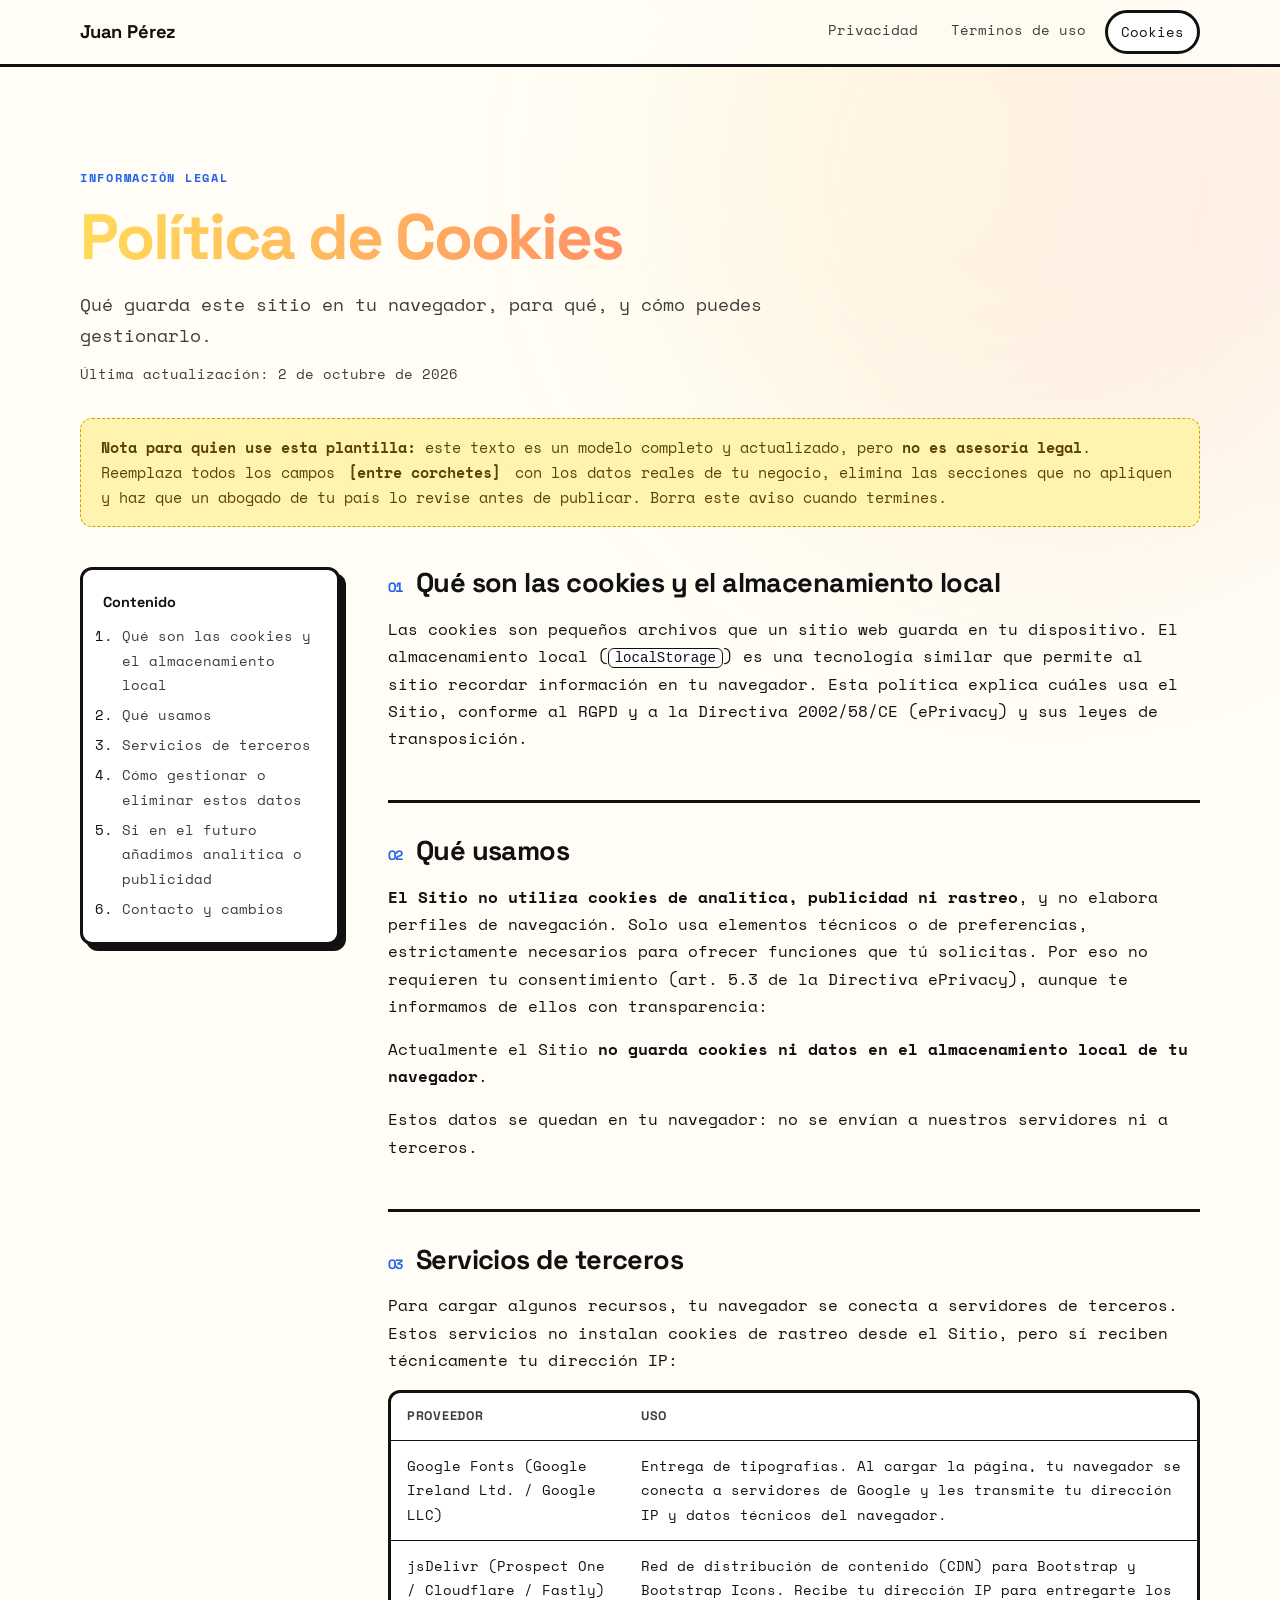
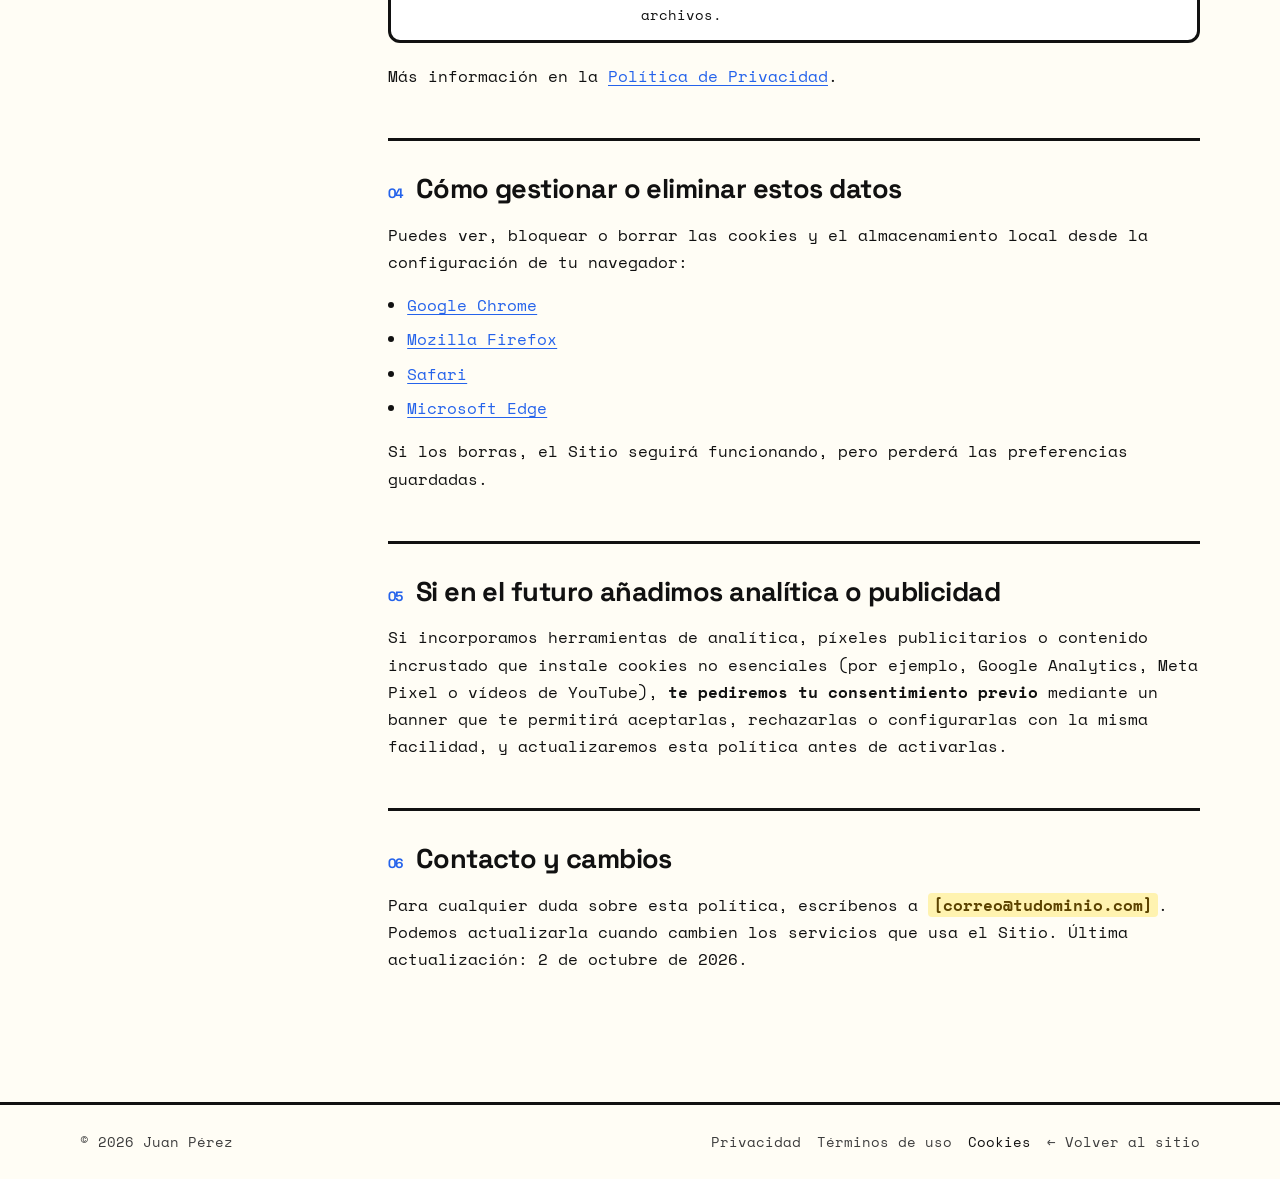
<file: cookies.html>
<!doctype html>
<html lang="es">
<head>
  <meta charset="utf-8">
  <meta name="viewport" content="width=device-width, initial-scale=1">
  <title>Política de Cookies · Juan Pérez</title>
  <meta name="description" content="Qué guarda este sitio en tu navegador, para qué, y cómo puedes gestionarlo.">
  <meta name="robots" content="index, follow">
  <link rel="icon" href="favicon.svg" type="image/svg+xml">
  <link rel="preconnect" href="https://fonts.googleapis.com"><link rel="preconnect" href="https://fonts.gstatic.com" crossorigin>
  <link href="https://fonts.googleapis.com/css2?family=Space+Grotesk:wght@500;700&family=Space+Mono:wght@400;700&display=swap" rel="stylesheet">
  <link href="legal.css" rel="stylesheet">
</head>
<body class="legal-page">
  <a class="skip" href="#main">Saltar al contenido</a>
  <header class="lg-top">
    <div class="lg-wrap lg-top-inner">
      <a class="lg-brand" href="index.html">Juan Pérez</a>
      <nav class="lg-nav" aria-label="Páginas legales"><a href="privacidad.html">Privacidad</a><a href="terminos.html">Términos de uso</a><a href="cookies.html" aria-current="page">Cookies</a></nav>
    </div>
  </header>
  <main id="main" class="lg-wrap">
    <div class="lg-hero">
      <p class="lg-kicker">Información legal</p>
      <h1>Política de Cookies</h1>
      <p class="lg-lead">Qué guarda este sitio en tu navegador, para qué, y cómo puedes gestionarlo.</p>
      <p class="lg-date">Última actualización: 2 de octubre de 2026</p>
    </div>
    <aside class="lg-note" role="note"><strong>Nota para quien use esta plantilla:</strong> este texto es un modelo completo y actualizado, pero <strong>no es asesoría legal</strong>. Reemplaza todos los campos <mark class="ph">[entre corchetes]</mark> con los datos reales de tu negocio, elimina las secciones que no apliquen y haz que un abogado de tu país lo revise antes de publicar. Borra este aviso cuando termines.</aside>
    <div class="lg-grid">
      <nav class="lg-toc" aria-label="Contenido"><p>Contenido</p><ol><li><a href="#s1">Qué son las cookies y el almacenamiento local</a></li><li><a href="#s2">Qué usamos</a></li><li><a href="#s3">Servicios de terceros</a></li><li><a href="#s4">Cómo gestionar o eliminar estos datos</a></li><li><a href="#s5">Si en el futuro añadimos analítica o publicidad</a></li><li><a href="#s6">Contacto y cambios</a></li></ol></nav>
      <article class="lg-body">
<section id="s1"><h2><span class="num">01</span>Qué son las cookies y el almacenamiento local</h2>
<p>Las cookies son pequeños archivos que un sitio web guarda en tu dispositivo. El almacenamiento local (<code>localStorage</code>) es una tecnología similar que permite al sitio recordar información en tu navegador. Esta política explica cuáles usa el Sitio, conforme al RGPD y a la Directiva 2002/58/CE (ePrivacy) y sus leyes de transposición.</p>
</section>
<section id="s2"><h2><span class="num">02</span>Qué usamos</h2>
<p><strong>El Sitio no utiliza cookies de analítica, publicidad ni rastreo</strong>, y no elabora perfiles de navegación. Solo usa elementos técnicos o de preferencias, estrictamente necesarios para ofrecer funciones que tú solicitas. Por eso no requieren tu consentimiento (art. 5.3 de la Directiva ePrivacy), aunque te informamos de ellos con transparencia:</p>
<p>Actualmente el Sitio <strong>no guarda cookies ni datos en el almacenamiento local de tu navegador</strong>.</p>
<p>Estos datos se quedan en tu navegador: no se envían a nuestros servidores ni a terceros.</p>
</section>
<section id="s3"><h2><span class="num">03</span>Servicios de terceros</h2>
<p>Para cargar algunos recursos, tu navegador se conecta a servidores de terceros. Estos servicios no instalan cookies de rastreo desde el Sitio, pero sí reciben técnicamente tu dirección IP:</p>
<div class="tbl"><table><thead><tr><th scope="col">Proveedor</th><th scope="col">Uso</th></tr></thead><tbody><tr><td>Google Fonts (Google Ireland Ltd. / Google LLC)</td><td>Entrega de tipografías. Al cargar la página, tu navegador se conecta a servidores de Google y les transmite tu dirección IP y datos técnicos del navegador.</td></tr><tr><td>jsDelivr (Prospect One / Cloudflare / Fastly)</td><td>Red de distribución de contenido (CDN) para Bootstrap y Bootstrap Icons. Recibe tu dirección IP para entregarte los archivos.</td></tr></tbody></table></div>
<p>Más información en la <a href="privacidad.html">Política de Privacidad</a>.</p>
</section>
<section id="s4"><h2><span class="num">04</span>Cómo gestionar o eliminar estos datos</h2>
<p>Puedes ver, bloquear o borrar las cookies y el almacenamiento local desde la configuración de tu navegador:</p>
<ul><li><a href="https://support.google.com/chrome/answer/95647" target="_blank" rel="noopener noreferrer">Google Chrome</a></li><li><a href="https://support.mozilla.org/kb/clear-cookies-and-site-data-firefox" target="_blank" rel="noopener noreferrer">Mozilla Firefox</a></li><li><a href="https://support.apple.com/guide/safari/manage-cookies-sfri11471/mac" target="_blank" rel="noopener noreferrer">Safari</a></li><li><a href="https://support.microsoft.com/microsoft-edge/delete-cookies-in-microsoft-edge-63947406-40ac-c3b8-57b9-2a946a29ae09" target="_blank" rel="noopener noreferrer">Microsoft Edge</a></li></ul>
<p>Si los borras, el Sitio seguirá funcionando, pero perderá las preferencias guardadas.</p>
</section>
<section id="s5"><h2><span class="num">05</span>Si en el futuro añadimos analítica o publicidad</h2>
<p>Si incorporamos herramientas de analítica, píxeles publicitarios o contenido incrustado que instale cookies no esenciales (por ejemplo, Google Analytics, Meta Pixel o vídeos de YouTube), <strong>te pediremos tu consentimiento previo</strong> mediante un banner que te permitirá aceptarlas, rechazarlas o configurarlas con la misma facilidad, y actualizaremos esta política antes de activarlas.</p>
</section>
<section id="s6"><h2><span class="num">06</span>Contacto y cambios</h2>
<p>Para cualquier duda sobre esta política, escríbenos a <mark class="ph">[correo@tudominio.com]</mark>. Podemos actualizarla cuando cambien los servicios que usa el Sitio. Última actualización: 2 de octubre de 2026.</p>
</section>
      </article>
    </div>
  </main>
  <footer class="lg-foot">
    <div class="lg-wrap lg-foot-inner">
      <span>© 2026 Juan Pérez</span>
      <span class="lg-foot-links"><a href="privacidad.html">Privacidad</a><a href="terminos.html">Términos de uso</a><a href="cookies.html" aria-current="page">Cookies</a><a href="index.html">← Volver al sitio</a></span>
    </div>
  </footer>
</body>
</html>
</file>
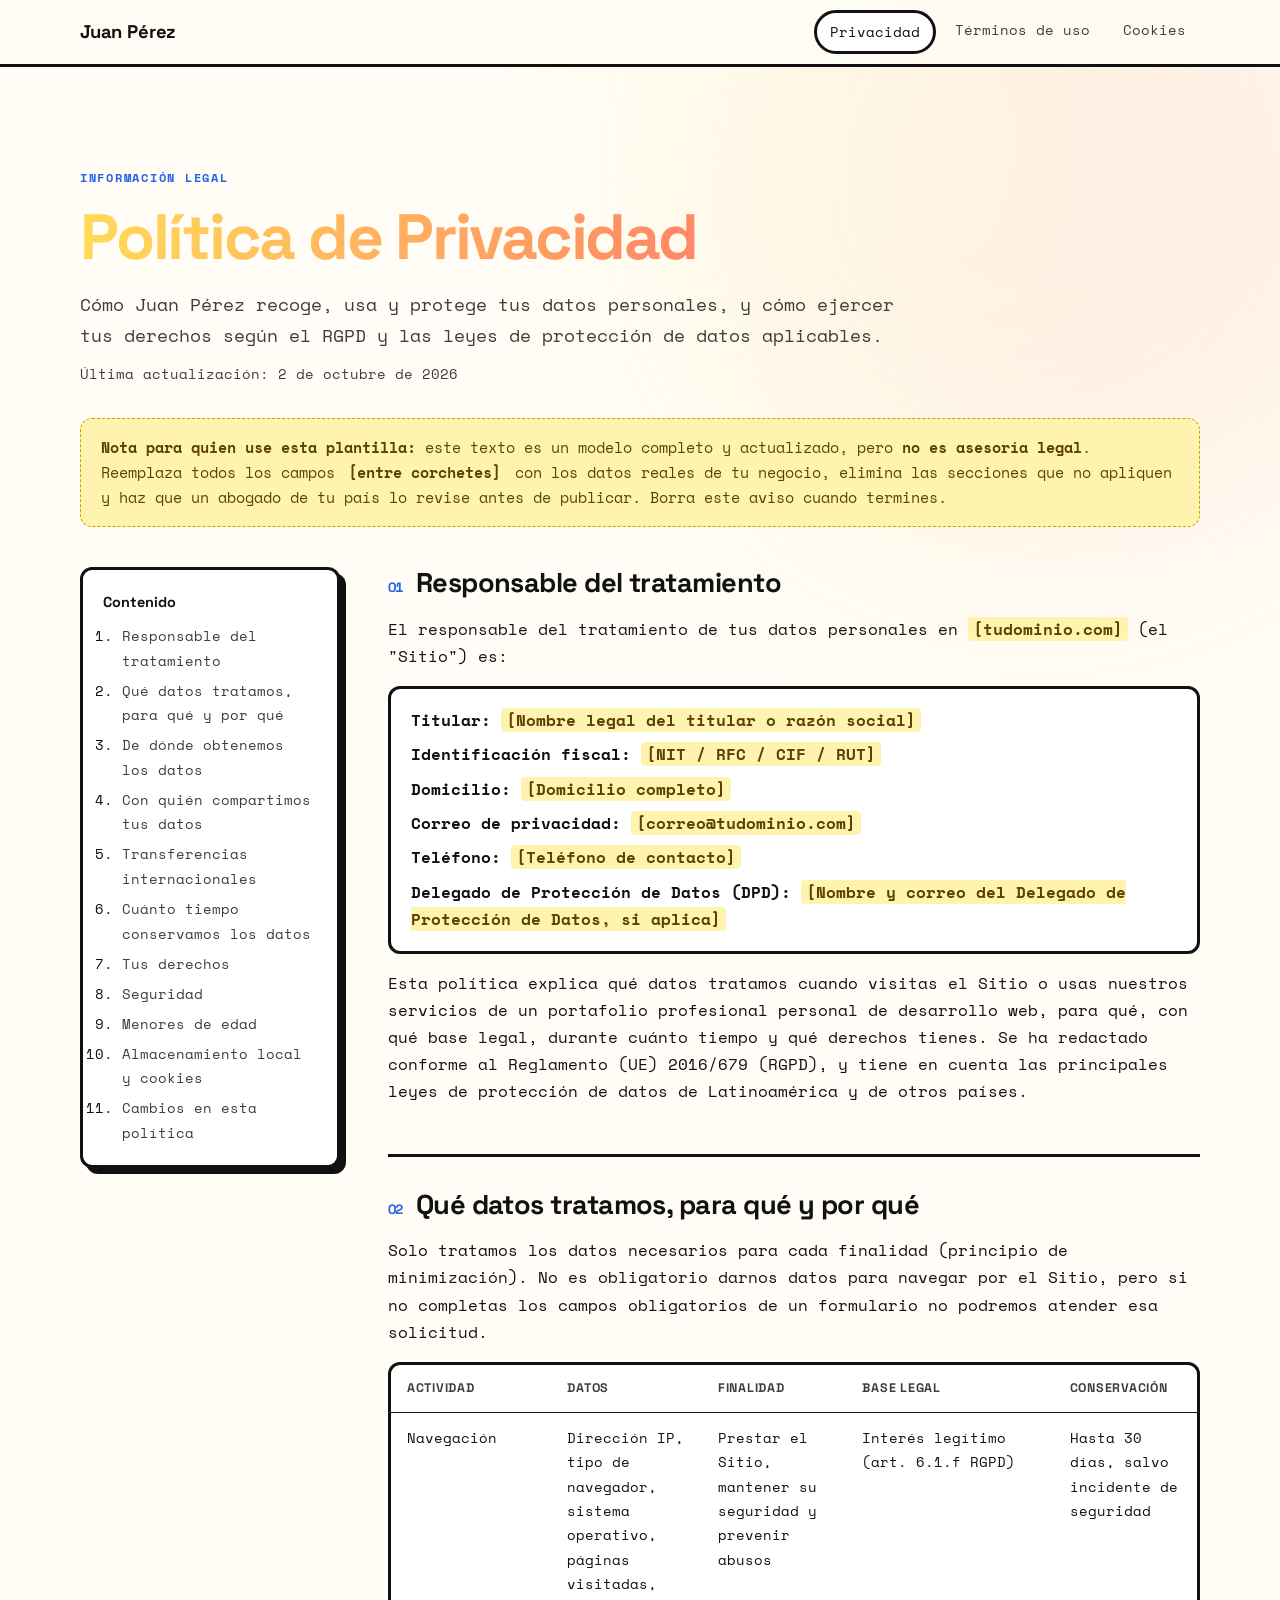
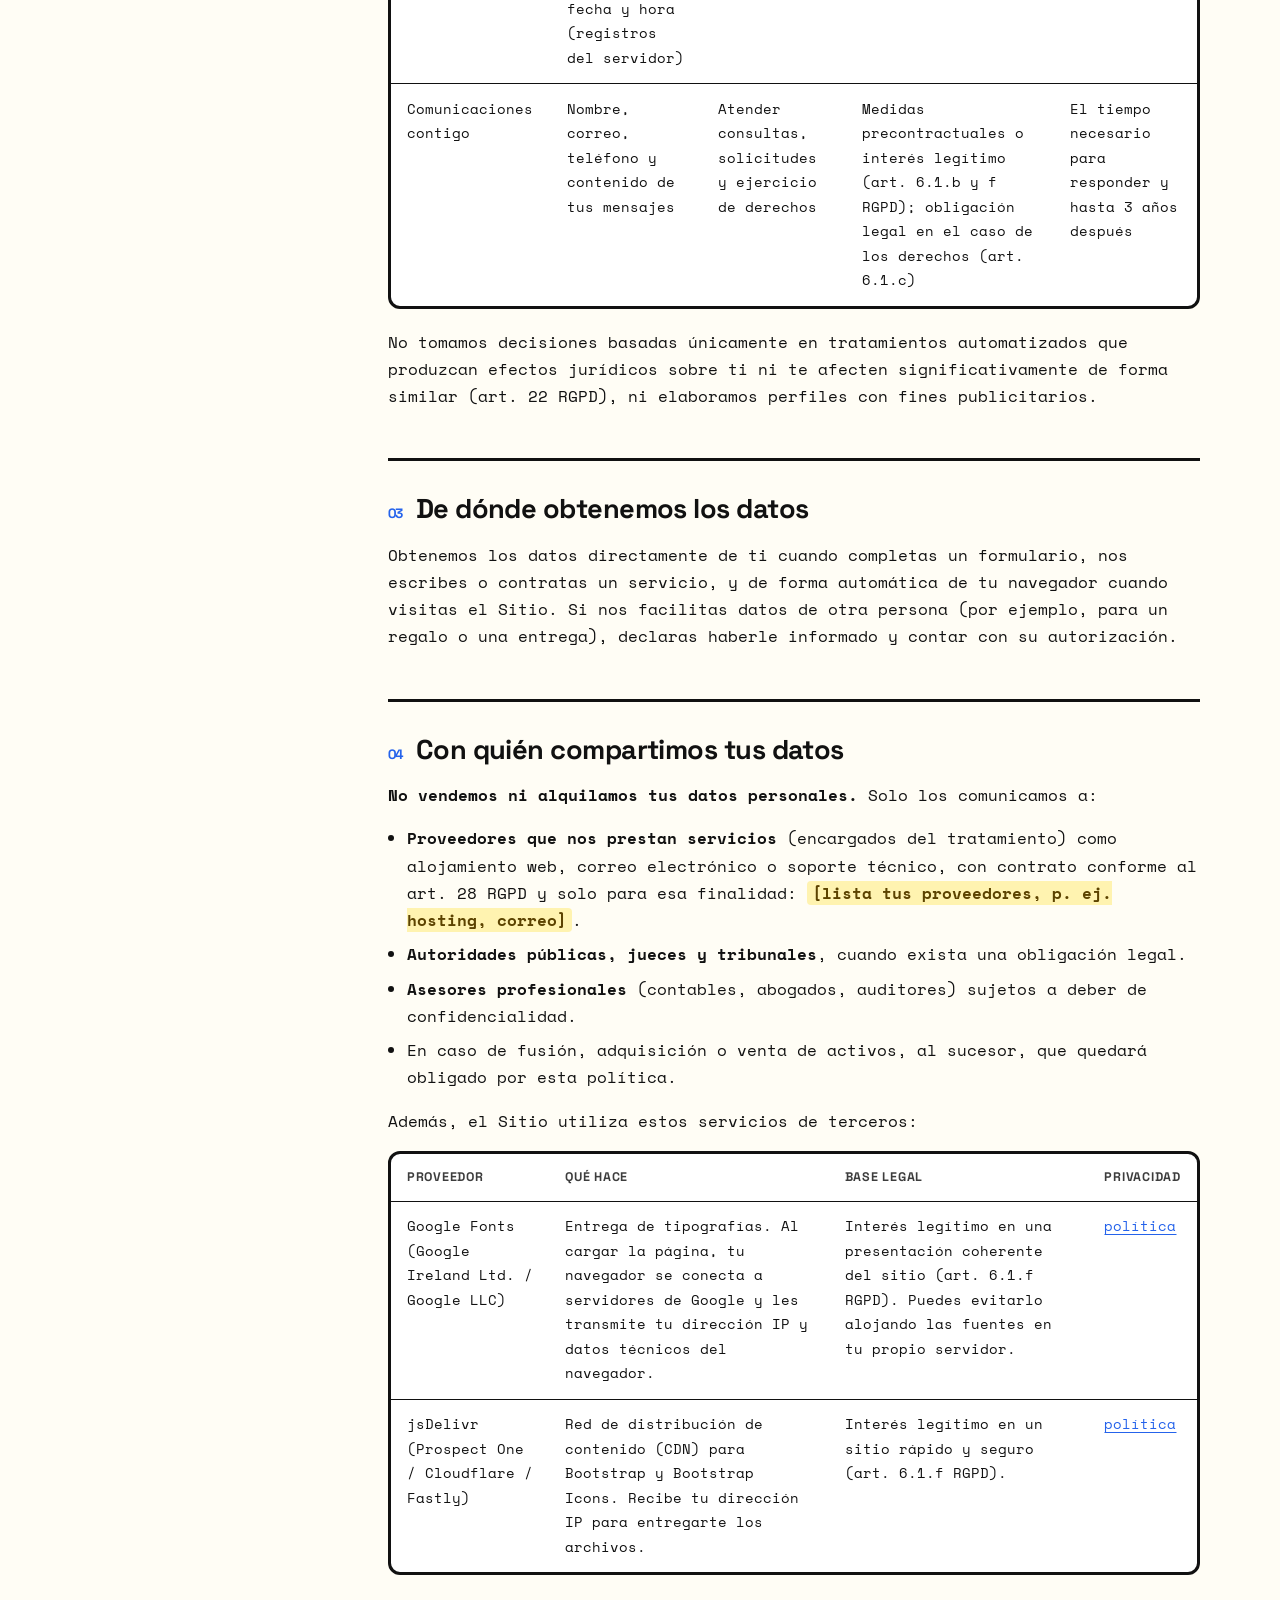
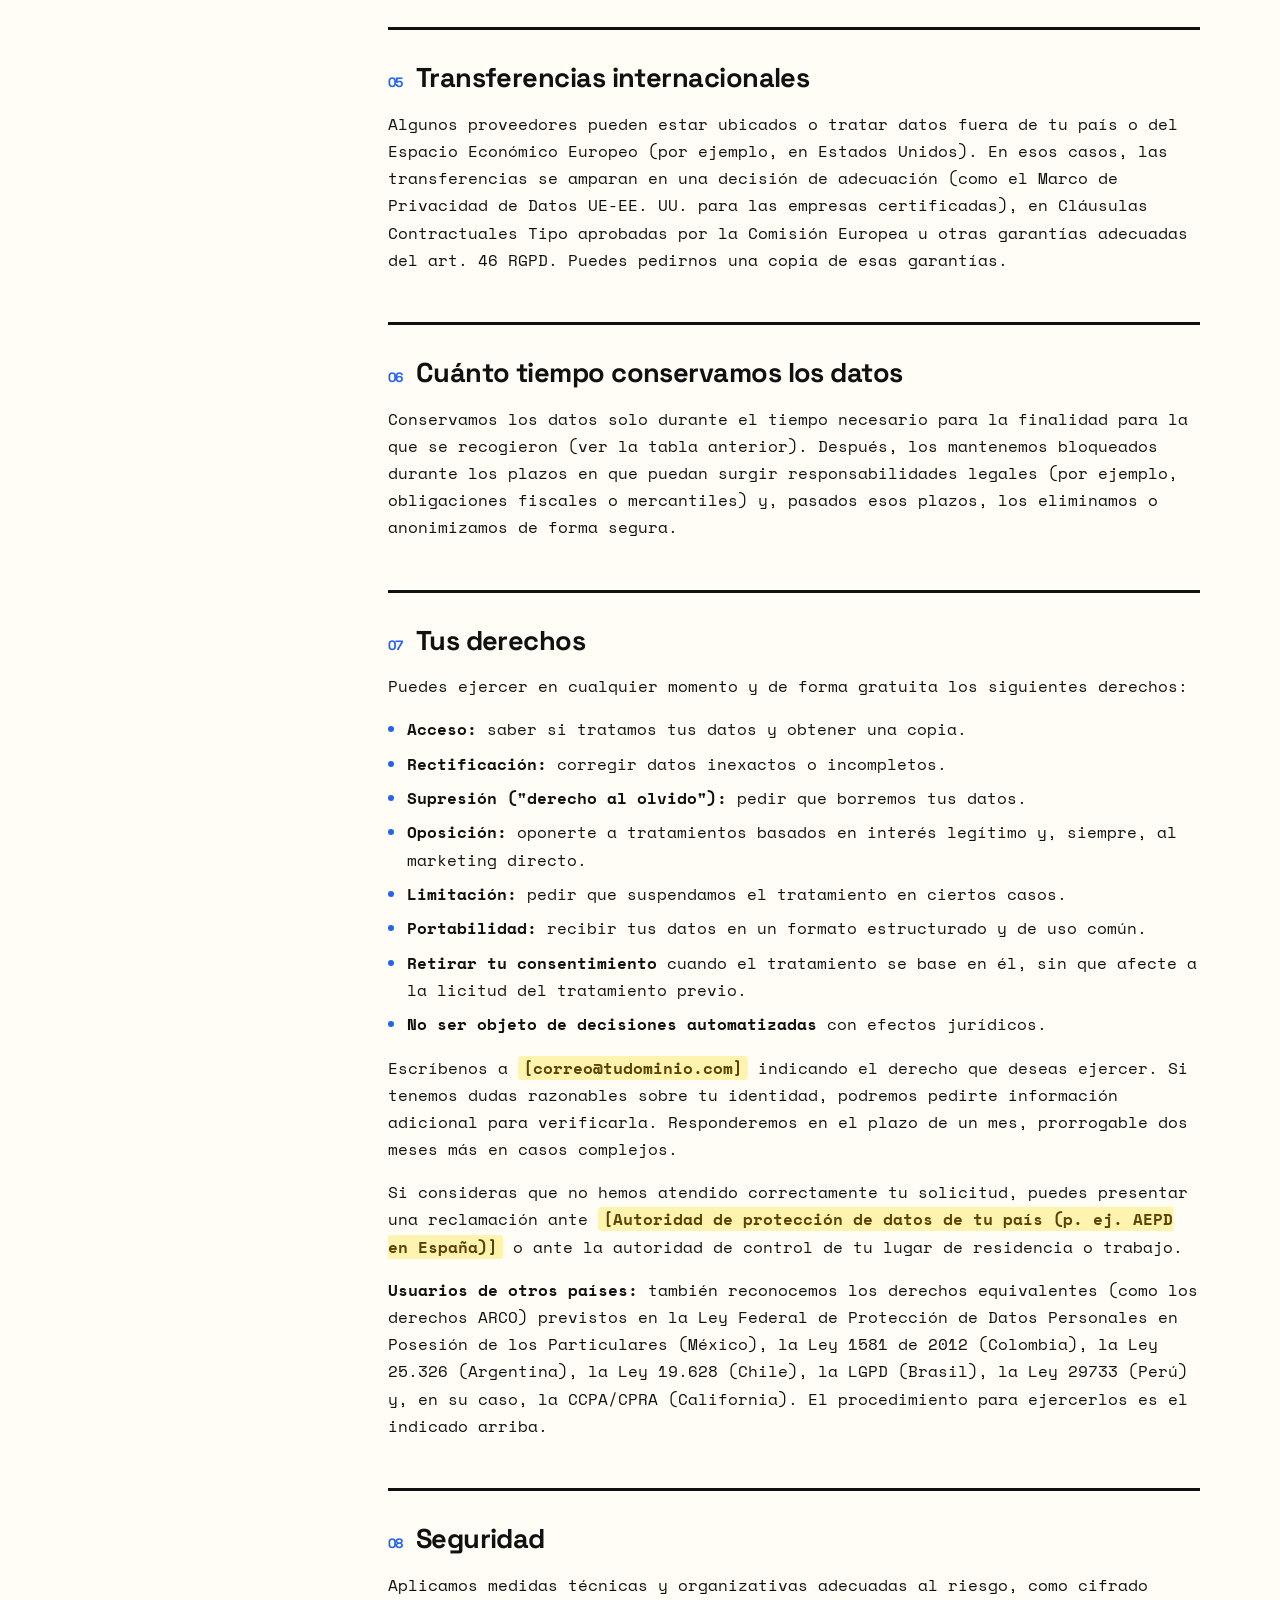
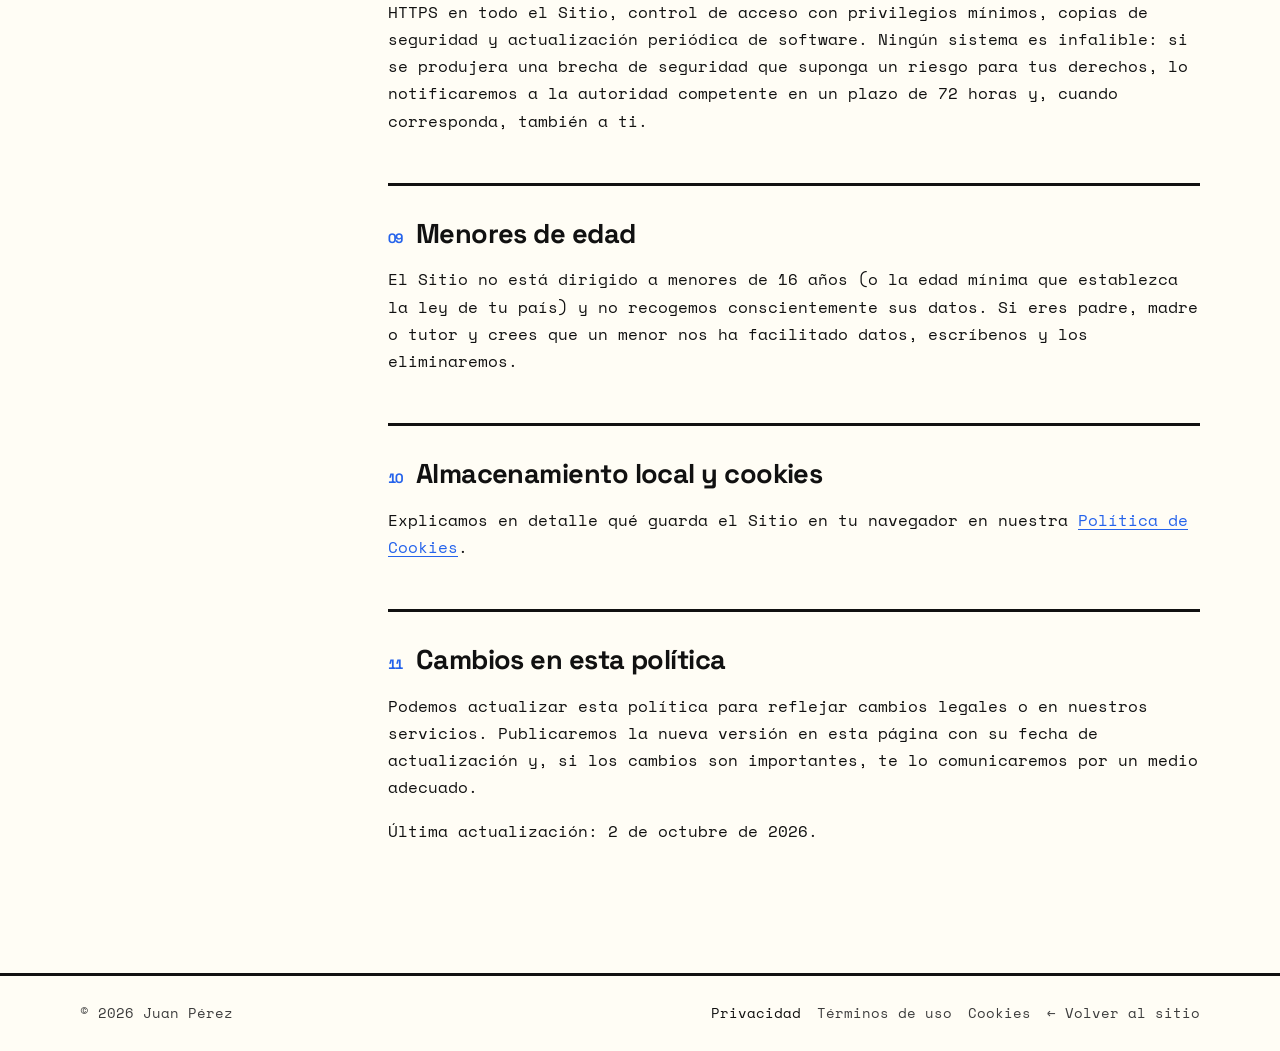
<file: privacidad.html>
<!doctype html>
<html lang="es">
<head>
  <meta charset="utf-8">
  <meta name="viewport" content="width=device-width, initial-scale=1">
  <title>Política de Privacidad · Juan Pérez</title>
  <meta name="description" content="Cómo Juan Pérez recoge, usa y protege tus datos personales, y cómo ejercer tus derechos según el RGPD y las leyes de protección de datos aplicables.">
  <meta name="robots" content="index, follow">
  <link rel="icon" href="favicon.svg" type="image/svg+xml">
  <link rel="preconnect" href="https://fonts.googleapis.com"><link rel="preconnect" href="https://fonts.gstatic.com" crossorigin>
  <link href="https://fonts.googleapis.com/css2?family=Space+Grotesk:wght@500;700&family=Space+Mono:wght@400;700&display=swap" rel="stylesheet">
  <link href="legal.css" rel="stylesheet">
</head>
<body class="legal-page">
  <a class="skip" href="#main">Saltar al contenido</a>
  <header class="lg-top">
    <div class="lg-wrap lg-top-inner">
      <a class="lg-brand" href="index.html">Juan Pérez</a>
      <nav class="lg-nav" aria-label="Páginas legales"><a href="privacidad.html" aria-current="page">Privacidad</a><a href="terminos.html">Términos de uso</a><a href="cookies.html">Cookies</a></nav>
    </div>
  </header>
  <main id="main" class="lg-wrap">
    <div class="lg-hero">
      <p class="lg-kicker">Información legal</p>
      <h1>Política de Privacidad</h1>
      <p class="lg-lead">Cómo Juan Pérez recoge, usa y protege tus datos personales, y cómo ejercer tus derechos según el RGPD y las leyes de protección de datos aplicables.</p>
      <p class="lg-date">Última actualización: 2 de octubre de 2026</p>
    </div>
    <aside class="lg-note" role="note"><strong>Nota para quien use esta plantilla:</strong> este texto es un modelo completo y actualizado, pero <strong>no es asesoría legal</strong>. Reemplaza todos los campos <mark class="ph">[entre corchetes]</mark> con los datos reales de tu negocio, elimina las secciones que no apliquen y haz que un abogado de tu país lo revise antes de publicar. Borra este aviso cuando termines.</aside>
    <div class="lg-grid">
      <nav class="lg-toc" aria-label="Contenido"><p>Contenido</p><ol><li><a href="#s1">Responsable del tratamiento</a></li><li><a href="#s2">Qué datos tratamos, para qué y por qué</a></li><li><a href="#s3">De dónde obtenemos los datos</a></li><li><a href="#s4">Con quién compartimos tus datos</a></li><li><a href="#s5">Transferencias internacionales</a></li><li><a href="#s6">Cuánto tiempo conservamos los datos</a></li><li><a href="#s7">Tus derechos</a></li><li><a href="#s8">Seguridad</a></li><li><a href="#s9">Menores de edad</a></li><li><a href="#s10">Almacenamiento local y cookies</a></li><li><a href="#s11">Cambios en esta política</a></li></ol></nav>
      <article class="lg-body">
<section id="s1"><h2><span class="num">01</span>Responsable del tratamiento</h2>
<p>El responsable del tratamiento de tus datos personales en <mark class="ph">[tudominio.com]</mark> (el "Sitio") es:</p>
<ul class="facts"><li><b>Titular:</b> <mark class="ph">[Nombre legal del titular o razón social]</mark></li><li><b>Identificación fiscal:</b> <mark class="ph">[NIT / RFC / CIF / RUT]</mark></li><li><b>Domicilio:</b> <mark class="ph">[Domicilio completo]</mark></li><li><b>Correo de privacidad:</b> <mark class="ph">[correo@tudominio.com]</mark></li><li><b>Teléfono:</b> <mark class="ph">[Teléfono de contacto]</mark></li><li><b>Delegado de Protección de Datos (DPD):</b> <mark class="ph">[Nombre y correo del Delegado de Protección de Datos, si aplica]</mark></li></ul>
<p>Esta política explica qué datos tratamos cuando visitas el Sitio o usas nuestros servicios de un portafolio profesional personal de desarrollo web, para qué, con qué base legal, durante cuánto tiempo y qué derechos tienes. Se ha redactado conforme al Reglamento (UE) 2016/679 (RGPD), y tiene en cuenta las principales leyes de protección de datos de Latinoamérica y de otros países.</p>
</section>
<section id="s2"><h2><span class="num">02</span>Qué datos tratamos, para qué y por qué</h2>
<p>Solo tratamos los datos necesarios para cada finalidad (principio de minimización). No es obligatorio darnos datos para navegar por el Sitio, pero si no completas los campos obligatorios de un formulario no podremos atender esa solicitud.</p>
<div class="tbl"><table><thead><tr><th scope="col">Actividad</th><th scope="col">Datos</th><th scope="col">Finalidad</th><th scope="col">Base legal</th><th scope="col">Conservación</th></tr></thead><tbody><tr><td>Navegación</td><td>Dirección IP, tipo de navegador, sistema operativo, páginas visitadas, fecha y hora (registros del servidor)</td><td>Prestar el Sitio, mantener su seguridad y prevenir abusos</td><td>Interés legítimo (art. 6.1.f RGPD)</td><td>Hasta 30 días, salvo incidente de seguridad</td></tr><tr><td>Comunicaciones contigo</td><td>Nombre, correo, teléfono y contenido de tus mensajes</td><td>Atender consultas, solicitudes y ejercicio de derechos</td><td>Medidas precontractuales o interés legítimo (art. 6.1.b y f RGPD); obligación legal en el caso de los derechos (art. 6.1.c)</td><td>El tiempo necesario para responder y hasta 3 años después</td></tr></tbody></table></div>
<p>No tomamos decisiones basadas únicamente en tratamientos automatizados que produzcan efectos jurídicos sobre ti ni te afecten significativamente de forma similar (art. 22 RGPD), ni elaboramos perfiles con fines publicitarios.</p>
</section>
<section id="s3"><h2><span class="num">03</span>De dónde obtenemos los datos</h2>
<p>Obtenemos los datos directamente de ti cuando completas un formulario, nos escribes o contratas un servicio, y de forma automática de tu navegador cuando visitas el Sitio. Si nos facilitas datos de otra persona (por ejemplo, para un regalo o una entrega), declaras haberle informado y contar con su autorización.</p>
</section>
<section id="s4"><h2><span class="num">04</span>Con quién compartimos tus datos</h2>
<p><strong>No vendemos ni alquilamos tus datos personales.</strong> Solo los comunicamos a:</p>
<ul><li><b>Proveedores que nos prestan servicios</b> (encargados del tratamiento) como alojamiento web, correo electrónico o soporte técnico, con contrato conforme al art. 28 RGPD y solo para esa finalidad: <mark class="ph">[lista tus proveedores, p. ej. hosting, correo]</mark>.</li>
<li><b>Autoridades públicas, jueces y tribunales</b>, cuando exista una obligación legal.</li>
<li><b>Asesores profesionales</b> (contables, abogados, auditores) sujetos a deber de confidencialidad.</li>
<li>En caso de fusión, adquisición o venta de activos, al sucesor, que quedará obligado por esta política.</li></ul>
<p>Además, el Sitio utiliza estos servicios de terceros:</p>
<div class="tbl"><table><thead><tr><th scope="col">Proveedor</th><th scope="col">Qué hace</th><th scope="col">Base legal</th><th scope="col">Privacidad</th></tr></thead><tbody><tr><td>Google Fonts (Google Ireland Ltd. / Google LLC)</td><td>Entrega de tipografías. Al cargar la página, tu navegador se conecta a servidores de Google y les transmite tu dirección IP y datos técnicos del navegador.</td><td>Interés legítimo en una presentación coherente del sitio (art. 6.1.f RGPD). Puedes evitarlo alojando las fuentes en tu propio servidor.</td><td><a href="https://policies.google.com/privacy" target="_blank" rel="noopener noreferrer">política</a></td></tr><tr><td>jsDelivr (Prospect One / Cloudflare / Fastly)</td><td>Red de distribución de contenido (CDN) para Bootstrap y Bootstrap Icons. Recibe tu dirección IP para entregarte los archivos.</td><td>Interés legítimo en un sitio rápido y seguro (art. 6.1.f RGPD).</td><td><a href="https://www.jsdelivr.com/terms/privacy-policy-jsdelivr-net" target="_blank" rel="noopener noreferrer">política</a></td></tr></tbody></table></div>
</section>
<section id="s5"><h2><span class="num">05</span>Transferencias internacionales</h2>
<p>Algunos proveedores pueden estar ubicados o tratar datos fuera de tu país o del Espacio Económico Europeo (por ejemplo, en Estados Unidos). En esos casos, las transferencias se amparan en una decisión de adecuación (como el Marco de Privacidad de Datos UE-EE. UU. para las empresas certificadas), en Cláusulas Contractuales Tipo aprobadas por la Comisión Europea u otras garantías adecuadas del art. 46 RGPD. Puedes pedirnos una copia de esas garantías.</p>
</section>
<section id="s6"><h2><span class="num">06</span>Cuánto tiempo conservamos los datos</h2>
<p>Conservamos los datos solo durante el tiempo necesario para la finalidad para la que se recogieron (ver la tabla anterior). Después, los mantenemos bloqueados durante los plazos en que puedan surgir responsabilidades legales (por ejemplo, obligaciones fiscales o mercantiles) y, pasados esos plazos, los eliminamos o anonimizamos de forma segura.</p>
</section>
<section id="s7"><h2><span class="num">07</span>Tus derechos</h2>
<p>Puedes ejercer en cualquier momento y de forma gratuita los siguientes derechos:</p>
<ul class="rights"><li><b>Acceso:</b> saber si tratamos tus datos y obtener una copia.</li><li><b>Rectificación:</b> corregir datos inexactos o incompletos.</li><li><b>Supresión ("derecho al olvido"):</b> pedir que borremos tus datos.</li><li><b>Oposición:</b> oponerte a tratamientos basados en interés legítimo y, siempre, al marketing directo.</li><li><b>Limitación:</b> pedir que suspendamos el tratamiento en ciertos casos.</li><li><b>Portabilidad:</b> recibir tus datos en un formato estructurado y de uso común.</li><li><b>Retirar tu consentimiento</b> cuando el tratamiento se base en él, sin que afecte a la licitud del tratamiento previo.</li><li><b>No ser objeto de decisiones automatizadas</b> con efectos jurídicos.</li></ul>
<p>Escríbenos a <mark class="ph">[correo@tudominio.com]</mark> indicando el derecho que deseas ejercer. Si tenemos dudas razonables sobre tu identidad, podremos pedirte información adicional para verificarla. Responderemos en el plazo de un mes, prorrogable dos meses más en casos complejos.</p>
<p>Si consideras que no hemos atendido correctamente tu solicitud, puedes presentar una reclamación ante <mark class="ph">[Autoridad de protección de datos de tu país (p. ej. AEPD en España)]</mark> o ante la autoridad de control de tu lugar de residencia o trabajo.</p>
<p><b>Usuarios de otros países:</b> también reconocemos los derechos equivalentes (como los derechos ARCO) previstos en la Ley Federal de Protección de Datos Personales en Posesión de los Particulares (México), la Ley 1581 de 2012 (Colombia), la Ley 25.326 (Argentina), la Ley 19.628 (Chile), la LGPD (Brasil), la Ley 29733 (Perú) y, en su caso, la CCPA/CPRA (California). El procedimiento para ejercerlos es el indicado arriba.</p>
</section>
<section id="s8"><h2><span class="num">08</span>Seguridad</h2>
<p>Aplicamos medidas técnicas y organizativas adecuadas al riesgo, como cifrado HTTPS en todo el Sitio, control de acceso con privilegios mínimos, copias de seguridad y actualización periódica de software. Ningún sistema es infalible: si se produjera una brecha de seguridad que suponga un riesgo para tus derechos, lo notificaremos a la autoridad competente en un plazo de 72 horas y, cuando corresponda, también a ti.</p>
</section>
<section id="s9"><h2><span class="num">09</span>Menores de edad</h2>
<p>El Sitio no está dirigido a menores de 16 años (o la edad mínima que establezca la ley de tu país) y no recogemos conscientemente sus datos. Si eres padre, madre o tutor y crees que un menor nos ha facilitado datos, escríbenos y los eliminaremos.</p>
</section>
<section id="s10"><h2><span class="num">10</span>Almacenamiento local y cookies</h2>
<p>Explicamos en detalle qué guarda el Sitio en tu navegador en nuestra <a href="cookies.html">Política de Cookies</a>.</p>
</section>
<section id="s11"><h2><span class="num">11</span>Cambios en esta política</h2>
<p>Podemos actualizar esta política para reflejar cambios legales o en nuestros servicios. Publicaremos la nueva versión en esta página con su fecha de actualización y, si los cambios son importantes, te lo comunicaremos por un medio adecuado.</p>
<p>Última actualización: 2 de octubre de 2026.</p>
</section>
      </article>
    </div>
  </main>
  <footer class="lg-foot">
    <div class="lg-wrap lg-foot-inner">
      <span>© 2026 Juan Pérez</span>
      <span class="lg-foot-links"><a href="privacidad.html" aria-current="page">Privacidad</a><a href="terminos.html">Términos de uso</a><a href="cookies.html">Cookies</a><a href="index.html">← Volver al sitio</a></span>
    </div>
  </footer>
</body>
</html>
</file>
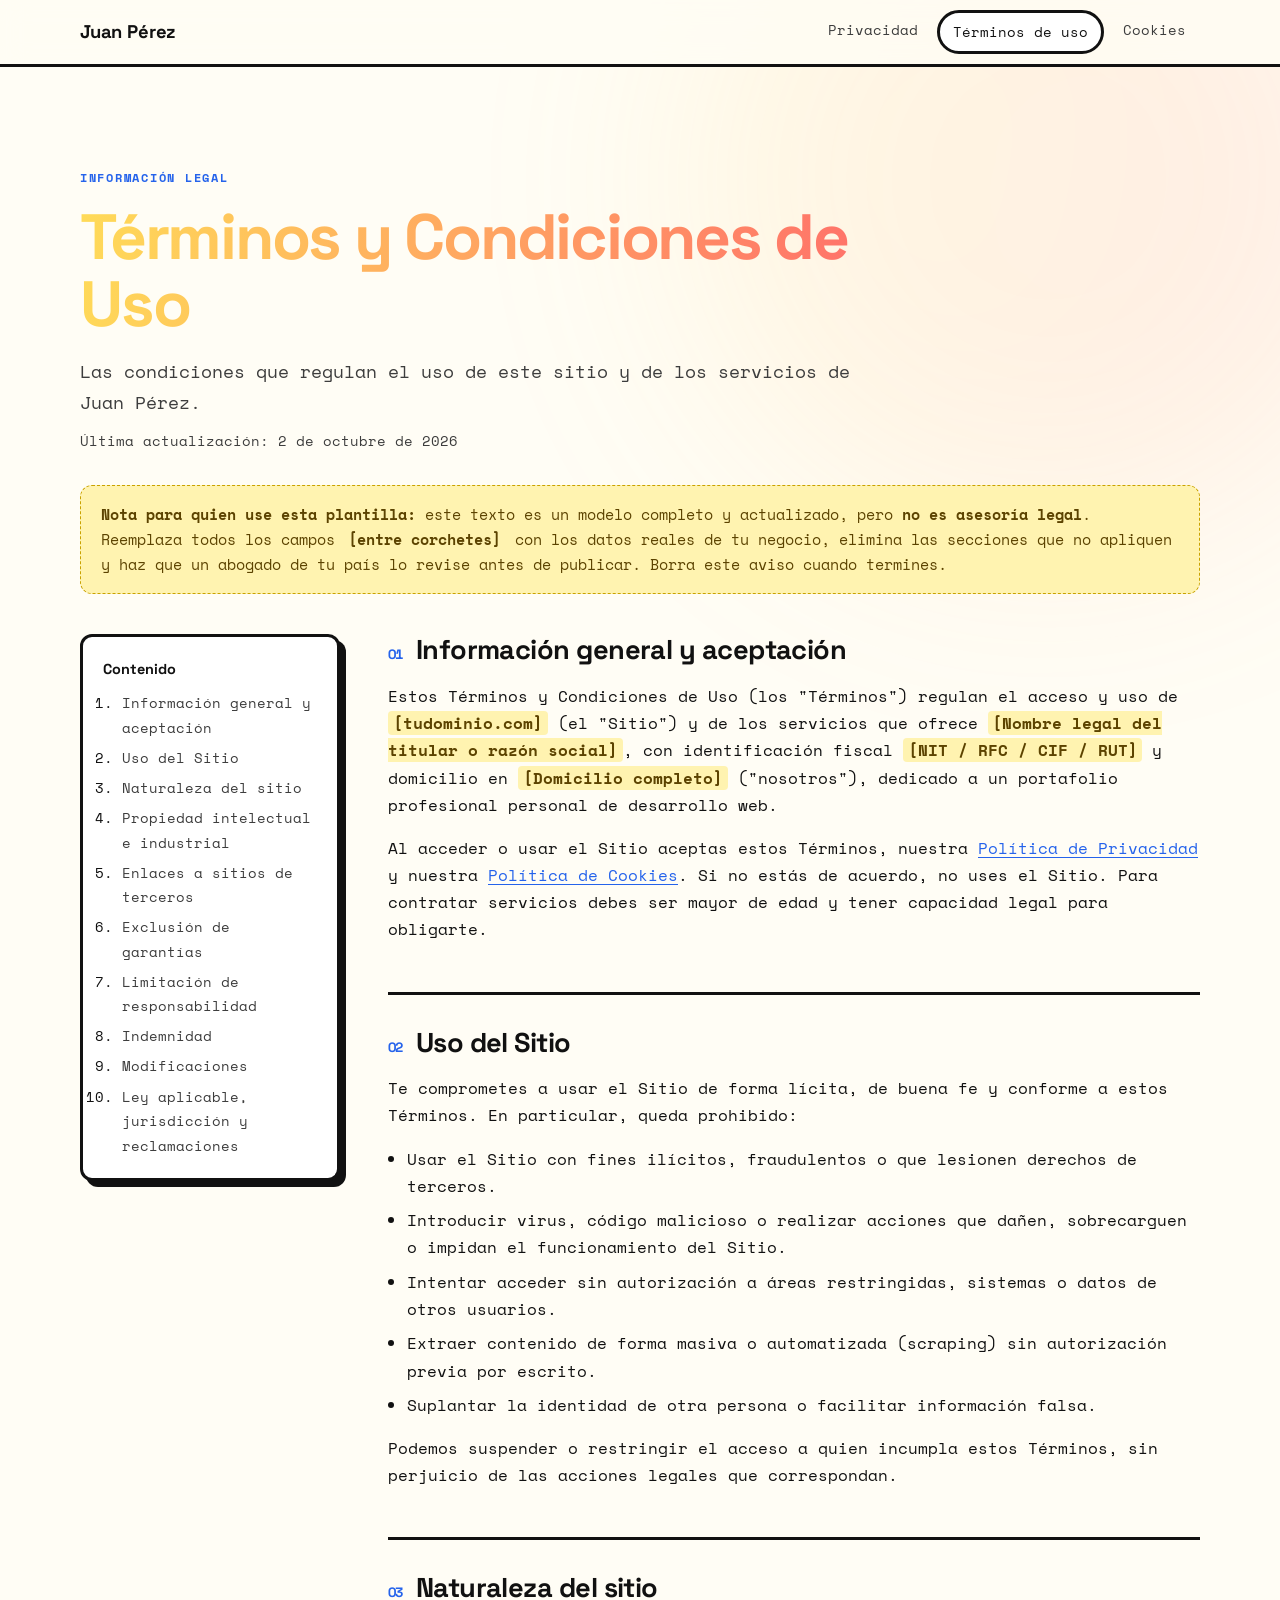
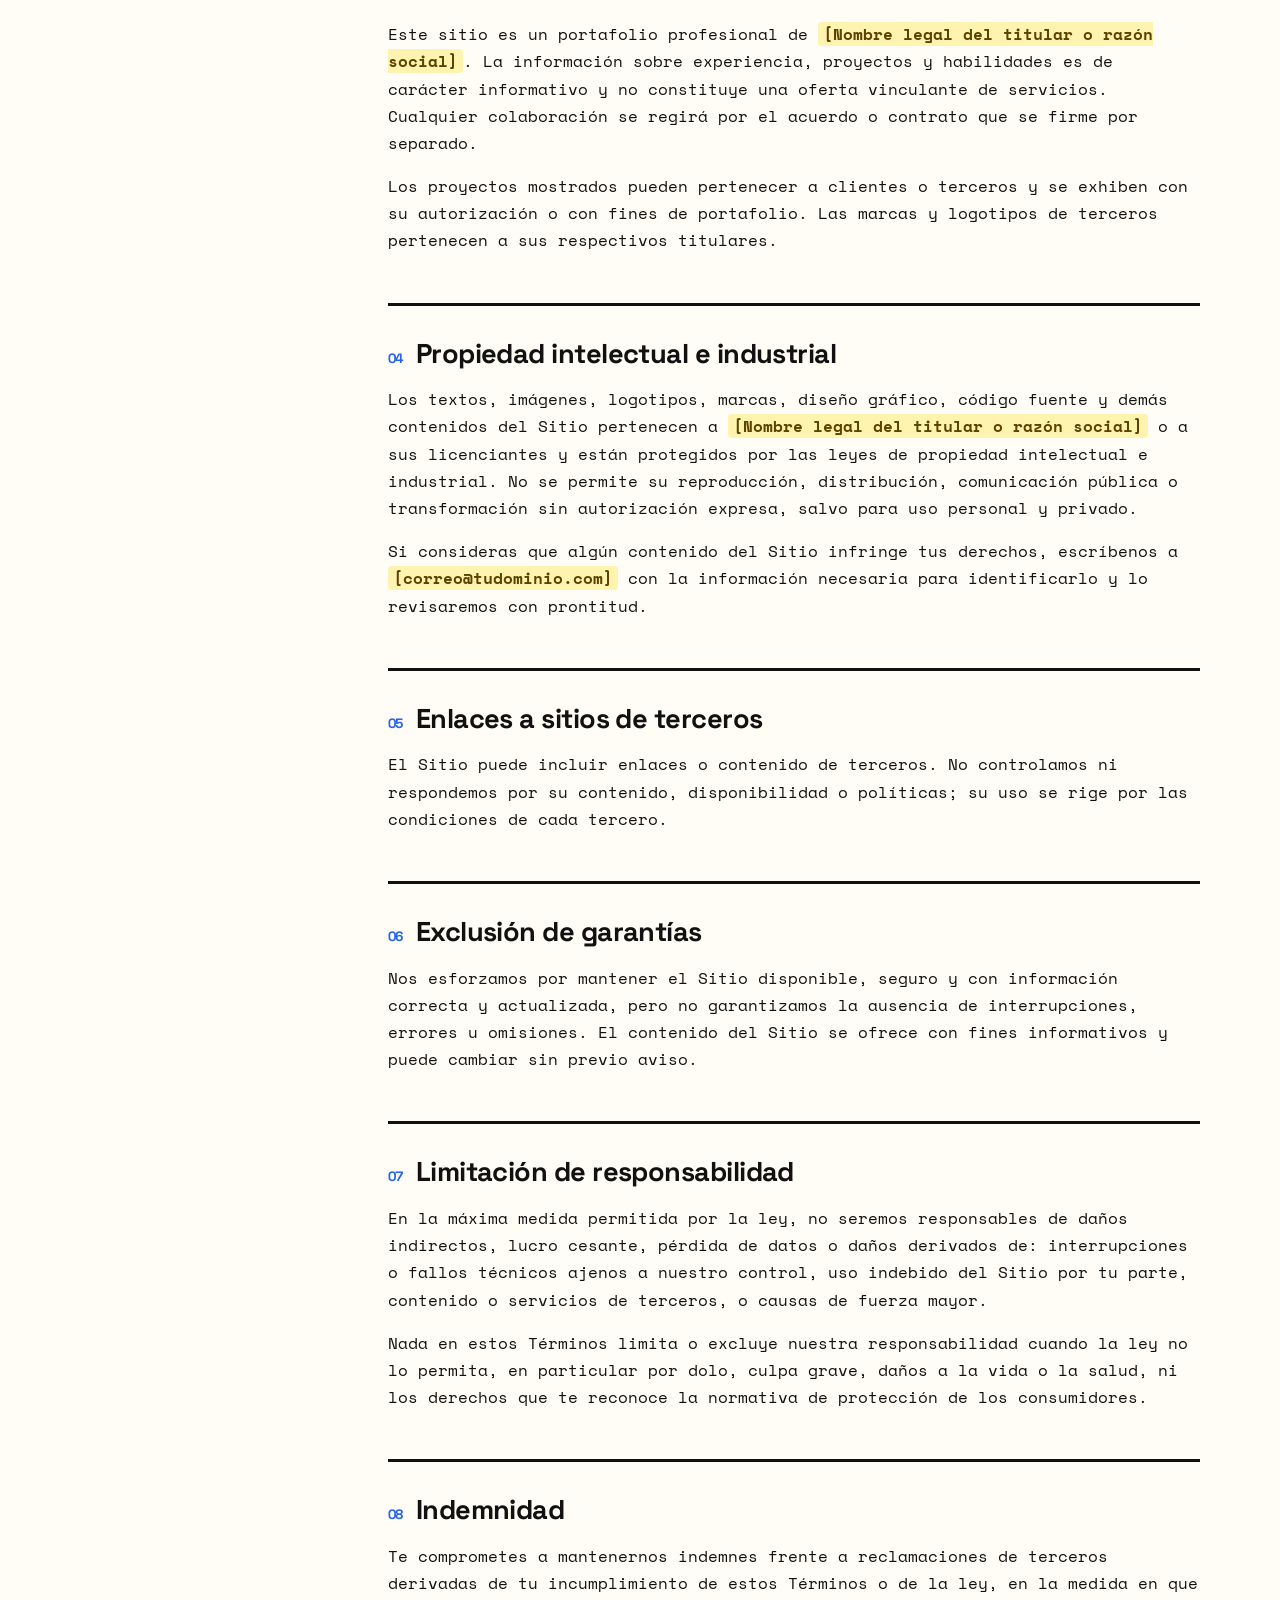
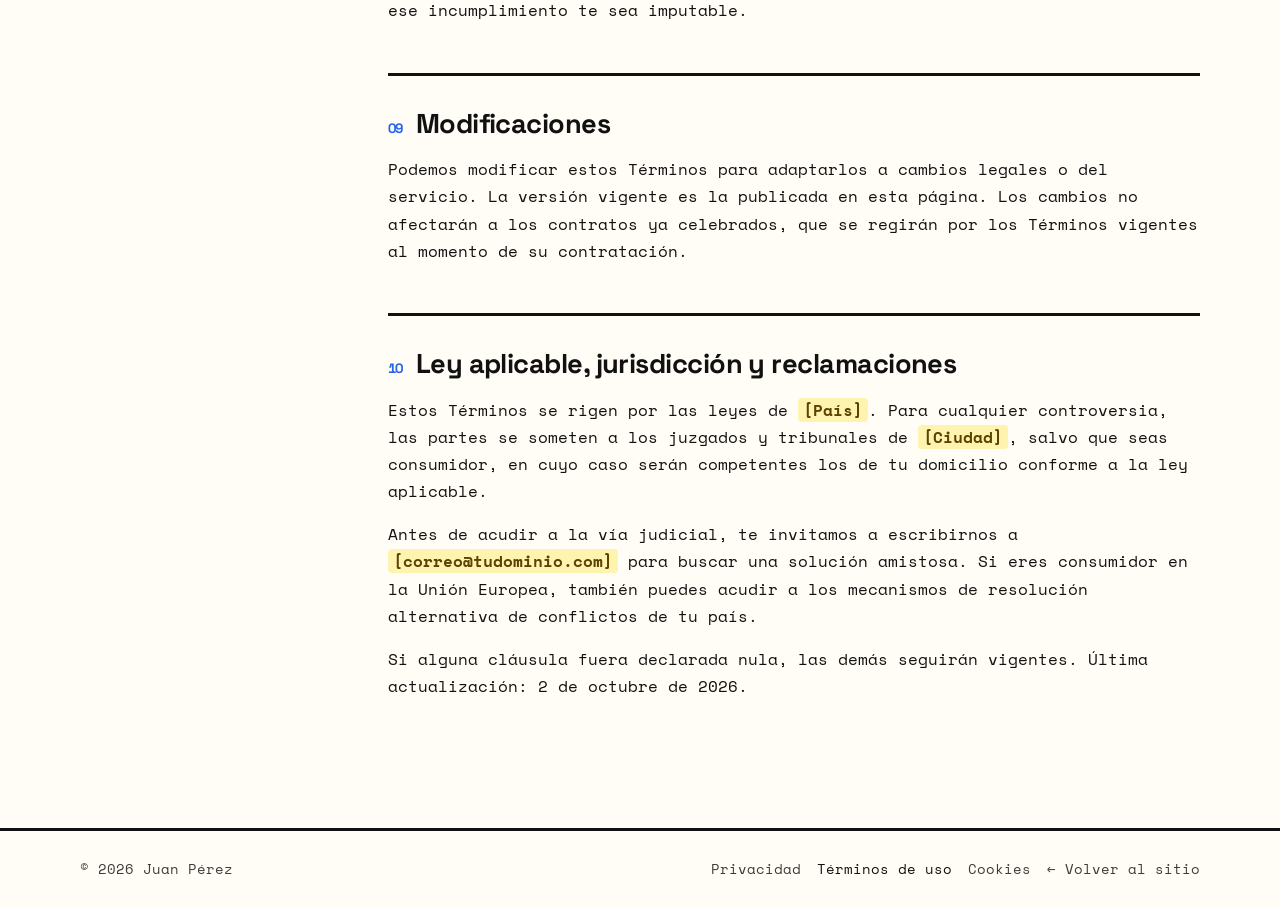
<file: terminos.html>
<!doctype html>
<html lang="es">
<head>
  <meta charset="utf-8">
  <meta name="viewport" content="width=device-width, initial-scale=1">
  <title>Términos y Condiciones de Uso · Juan Pérez</title>
  <meta name="description" content="Las condiciones que regulan el uso de este sitio y de los servicios de Juan Pérez.">
  <meta name="robots" content="index, follow">
  <link rel="icon" href="favicon.svg" type="image/svg+xml">
  <link rel="preconnect" href="https://fonts.googleapis.com"><link rel="preconnect" href="https://fonts.gstatic.com" crossorigin>
  <link href="https://fonts.googleapis.com/css2?family=Space+Grotesk:wght@500;700&family=Space+Mono:wght@400;700&display=swap" rel="stylesheet">
  <link href="legal.css" rel="stylesheet">
</head>
<body class="legal-page">
  <a class="skip" href="#main">Saltar al contenido</a>
  <header class="lg-top">
    <div class="lg-wrap lg-top-inner">
      <a class="lg-brand" href="index.html">Juan Pérez</a>
      <nav class="lg-nav" aria-label="Páginas legales"><a href="privacidad.html">Privacidad</a><a href="terminos.html" aria-current="page">Términos de uso</a><a href="cookies.html">Cookies</a></nav>
    </div>
  </header>
  <main id="main" class="lg-wrap">
    <div class="lg-hero">
      <p class="lg-kicker">Información legal</p>
      <h1>Términos y Condiciones de Uso</h1>
      <p class="lg-lead">Las condiciones que regulan el uso de este sitio y de los servicios de Juan Pérez.</p>
      <p class="lg-date">Última actualización: 2 de octubre de 2026</p>
    </div>
    <aside class="lg-note" role="note"><strong>Nota para quien use esta plantilla:</strong> este texto es un modelo completo y actualizado, pero <strong>no es asesoría legal</strong>. Reemplaza todos los campos <mark class="ph">[entre corchetes]</mark> con los datos reales de tu negocio, elimina las secciones que no apliquen y haz que un abogado de tu país lo revise antes de publicar. Borra este aviso cuando termines.</aside>
    <div class="lg-grid">
      <nav class="lg-toc" aria-label="Contenido"><p>Contenido</p><ol><li><a href="#s1">Información general y aceptación</a></li><li><a href="#s2">Uso del Sitio</a></li><li><a href="#s3">Naturaleza del sitio</a></li><li><a href="#s4">Propiedad intelectual e industrial</a></li><li><a href="#s5">Enlaces a sitios de terceros</a></li><li><a href="#s6">Exclusión de garantías</a></li><li><a href="#s7">Limitación de responsabilidad</a></li><li><a href="#s8">Indemnidad</a></li><li><a href="#s9">Modificaciones</a></li><li><a href="#s10">Ley aplicable, jurisdicción y reclamaciones</a></li></ol></nav>
      <article class="lg-body">
<section id="s1"><h2><span class="num">01</span>Información general y aceptación</h2>
<p>Estos Términos y Condiciones de Uso (los "Términos") regulan el acceso y uso de <mark class="ph">[tudominio.com]</mark> (el "Sitio") y de los servicios que ofrece <mark class="ph">[Nombre legal del titular o razón social]</mark>, con identificación fiscal <mark class="ph">[NIT / RFC / CIF / RUT]</mark> y domicilio en <mark class="ph">[Domicilio completo]</mark> ("nosotros"), dedicado a un portafolio profesional personal de desarrollo web.</p>
<p>Al acceder o usar el Sitio aceptas estos Términos, nuestra <a href="privacidad.html">Política de Privacidad</a> y nuestra <a href="cookies.html">Política de Cookies</a>. Si no estás de acuerdo, no uses el Sitio. Para contratar servicios debes ser mayor de edad y tener capacidad legal para obligarte.</p>
</section>
<section id="s2"><h2><span class="num">02</span>Uso del Sitio</h2>
<p>Te comprometes a usar el Sitio de forma lícita, de buena fe y conforme a estos Términos. En particular, queda prohibido:</p>
<ul><li>Usar el Sitio con fines ilícitos, fraudulentos o que lesionen derechos de terceros.</li><li>Introducir virus, código malicioso o realizar acciones que dañen, sobrecarguen o impidan el funcionamiento del Sitio.</li><li>Intentar acceder sin autorización a áreas restringidas, sistemas o datos de otros usuarios.</li><li>Extraer contenido de forma masiva o automatizada (scraping) sin autorización previa por escrito.</li><li>Suplantar la identidad de otra persona o facilitar información falsa.</li></ul>
<p>Podemos suspender o restringir el acceso a quien incumpla estos Términos, sin perjuicio de las acciones legales que correspondan.</p>
</section>
<section id="s3"><h2><span class="num">03</span>Naturaleza del sitio</h2>
<p>Este sitio es un portafolio profesional de <mark class="ph">[Nombre legal del titular o razón social]</mark>. La información sobre experiencia, proyectos y habilidades es de carácter informativo y no constituye una oferta vinculante de servicios. Cualquier colaboración se regirá por el acuerdo o contrato que se firme por separado.</p>
<p>Los proyectos mostrados pueden pertenecer a clientes o terceros y se exhiben con su autorización o con fines de portafolio. Las marcas y logotipos de terceros pertenecen a sus respectivos titulares.</p>
</section>
<section id="s4"><h2><span class="num">04</span>Propiedad intelectual e industrial</h2>
<p>Los textos, imágenes, logotipos, marcas, diseño gráfico, código fuente y demás contenidos del Sitio pertenecen a <mark class="ph">[Nombre legal del titular o razón social]</mark> o a sus licenciantes y están protegidos por las leyes de propiedad intelectual e industrial. No se permite su reproducción, distribución, comunicación pública o transformación sin autorización expresa, salvo para uso personal y privado.</p>
<p>Si consideras que algún contenido del Sitio infringe tus derechos, escríbenos a <mark class="ph">[correo@tudominio.com]</mark> con la información necesaria para identificarlo y lo revisaremos con prontitud.</p>
</section>
<section id="s5"><h2><span class="num">05</span>Enlaces a sitios de terceros</h2>
<p>El Sitio puede incluir enlaces o contenido de terceros. No controlamos ni respondemos por su contenido, disponibilidad o políticas; su uso se rige por las condiciones de cada tercero.</p>
</section>
<section id="s6"><h2><span class="num">06</span>Exclusión de garantías</h2>
<p>Nos esforzamos por mantener el Sitio disponible, seguro y con información correcta y actualizada, pero no garantizamos la ausencia de interrupciones, errores u omisiones. El contenido del Sitio se ofrece con fines informativos y puede cambiar sin previo aviso.</p>
</section>
<section id="s7"><h2><span class="num">07</span>Limitación de responsabilidad</h2>
<p>En la máxima medida permitida por la ley, no seremos responsables de daños indirectos, lucro cesante, pérdida de datos o daños derivados de: interrupciones o fallos técnicos ajenos a nuestro control, uso indebido del Sitio por tu parte, contenido o servicios de terceros, o causas de fuerza mayor.</p>
<p>Nada en estos Términos limita o excluye nuestra responsabilidad cuando la ley no lo permita, en particular por dolo, culpa grave, daños a la vida o la salud, ni los derechos que te reconoce la normativa de protección de los consumidores.</p>
</section>
<section id="s8"><h2><span class="num">08</span>Indemnidad</h2>
<p>Te comprometes a mantenernos indemnes frente a reclamaciones de terceros derivadas de tu incumplimiento de estos Términos o de la ley, en la medida en que ese incumplimiento te sea imputable.</p>
</section>
<section id="s9"><h2><span class="num">09</span>Modificaciones</h2>
<p>Podemos modificar estos Términos para adaptarlos a cambios legales o del servicio. La versión vigente es la publicada en esta página. Los cambios no afectarán a los contratos ya celebrados, que se regirán por los Términos vigentes al momento de su contratación.</p>
</section>
<section id="s10"><h2><span class="num">10</span>Ley aplicable, jurisdicción y reclamaciones</h2>
<p>Estos Términos se rigen por las leyes de <mark class="ph">[País]</mark>. Para cualquier controversia, las partes se someten a los juzgados y tribunales de <mark class="ph">[Ciudad]</mark>, salvo que seas consumidor, en cuyo caso serán competentes los de tu domicilio conforme a la ley aplicable.</p>
<p>Antes de acudir a la vía judicial, te invitamos a escribirnos a <mark class="ph">[correo@tudominio.com]</mark> para buscar una solución amistosa. Si eres consumidor en la Unión Europea, también puedes acudir a los mecanismos de resolución alternativa de conflictos de tu país.</p>
<p>Si alguna cláusula fuera declarada nula, las demás seguirán vigentes. Última actualización: 2 de octubre de 2026.</p>
</section>
      </article>
    </div>
  </main>
  <footer class="lg-foot">
    <div class="lg-wrap lg-foot-inner">
      <span>© 2026 Juan Pérez</span>
      <span class="lg-foot-links"><a href="privacidad.html">Privacidad</a><a href="terminos.html" aria-current="page">Términos de uso</a><a href="cookies.html">Cookies</a><a href="index.html">← Volver al sitio</a></span>
    </div>
  </footer>
</body>
</html>
</file>
<file: legal.css>
/* Páginas legales — usa la paleta y tipografías del sitio */
:root {
  --lg-bg: #FFFDF5; --lg-surface: #ffffff; --lg-text: #111111; --lg-muted: #3d3d3d;
  --lg-line: #111111; --lg-accent: #2563EB; --lg-grad: linear-gradient(100deg,#FFDB58,#FF6B6B); --lg-radius: 12px;
  --lg-head: 'Space Grotesk', system-ui, sans-serif; --lg-body: 'Space Mono', ui-monospace, monospace;
  --lg-border: 3px solid #111111; --lg-shadow: 6px 6px 0 #111;
  color-scheme: light;
}
*, *::before, *::after { box-sizing: border-box; }
html { scroll-behavior: smooth; -webkit-text-size-adjust: 100%; }
body.legal-page { margin: 0; background: var(--lg-bg); color: var(--lg-text); font-family: var(--lg-body); font-size: 16px; line-height: 1.7; overflow-x: hidden; }
body.legal-page::before { content: ""; position: fixed; inset: -20% -10% auto auto; width: 60vw; height: 60vw; max-width: 720px; max-height: 720px; background: var(--lg-grad); filter: blur(120px); opacity: .12; border-radius: 50%; pointer-events: none; z-index: 0; }
.legal-page > * { position: relative; z-index: 1; }
.lg-wrap { width: min(1120px, 100% - 32px); margin-inline: auto; }
.skip { position: absolute; left: -9999px; }
.skip:focus { left: 16px; top: 12px; z-index: 10; background: var(--lg-surface); color: var(--lg-text); padding: .5rem .9rem; border-radius: 8px; }
.legal-page a { color: var(--lg-accent); text-underline-offset: 3px; }
.legal-page a:focus-visible { outline: 2px solid var(--lg-accent); outline-offset: 3px; border-radius: 4px; }

.lg-top { position: sticky; top: 0; z-index: 5; backdrop-filter: blur(14px); -webkit-backdrop-filter: blur(14px); background: color-mix(in srgb, var(--lg-bg) 82%, transparent); border-bottom: var(--lg-border); }
.lg-top-inner { display: flex; align-items: center; justify-content: space-between; gap: 1rem; min-height: 64px; flex-wrap: wrap; padding-block: .6rem; }
.lg-brand { font-family: var(--lg-head); font-weight: 700; font-size: 1.15rem; letter-spacing: -.01em; color: var(--lg-text) !important; text-decoration: none; }
.lg-nav { display: flex; gap: .35rem; flex-wrap: wrap; }
.lg-nav a { color: var(--lg-muted); text-decoration: none; font-size: .9rem; padding: .4rem .8rem; border-radius: 999px; border: 1px solid transparent; transition: color .2s, border-color .2s, background .2s; }
.lg-nav a:hover { color: var(--lg-text); border-color: var(--lg-line); }
.lg-nav a[aria-current="page"] { color: var(--lg-text); background: var(--lg-surface); border: var(--lg-border); }

.lg-hero { padding: clamp(3rem, 8vw, 6rem) 0 2rem; max-width: 820px; animation: lg-in .7s cubic-bezier(.22,1,.36,1) both; }
.lg-kicker { display: inline-block; margin: 0 0 1rem; font-size: .78rem; font-weight: 700; letter-spacing: .14em; text-transform: uppercase; color: var(--lg-accent); }
.lg-hero h1 { font-family: var(--lg-head); font-size: clamp(2.2rem, 6vw, 4rem); line-height: 1.05; letter-spacing: -.035em; margin: 0 0 1.1rem; background: var(--lg-grad); -webkit-background-clip: text; background-clip: text; color: transparent; }
.lg-lead { font-size: 1.125rem; color: var(--lg-muted); margin: 0 0 .8rem; }
.lg-date { font-size: .85rem; color: var(--lg-muted); margin: 0; }

.lg-note { margin: 0 0 2.5rem; padding: 1rem 1.25rem; border-radius: var(--lg-radius); border: 1px dashed #c9a200; background: #fff3b0; color: #5c4300; font-size: .92rem; }
.ph { background: #fff3b0; color: #5c4300; padding: 0 .3em; border-radius: 4px; font-weight: 600; }

.lg-grid { display: grid; grid-template-columns: 260px minmax(0, 1fr); gap: 3rem; align-items: start; padding-bottom: 5rem; }
.lg-toc { position: sticky; top: 88px; padding: 1.25rem; background: var(--lg-surface); border: var(--lg-border); border-radius: var(--lg-radius); box-shadow: var(--lg-shadow); font-size: .9rem; }
.lg-toc p { margin: 0 0 .6rem; font-weight: 700; font-family: var(--lg-head); }
.lg-toc ol { margin: 0; padding-left: 1.2rem; display: grid; gap: .35rem; }
.lg-toc a { color: var(--lg-muted); text-decoration: none; }
.lg-toc a:hover { color: var(--lg-accent); }

.lg-body section { padding: 2rem 0; border-top: var(--lg-border); scroll-margin-top: 90px; }
.lg-body section:first-child { border-top: 0; padding-top: 0; }
.lg-body h2 { font-family: var(--lg-head); font-size: clamp(1.35rem, 2.6vw, 1.7rem); line-height: 1.2; letter-spacing: -.02em; margin: 0 0 1rem; display: flex; gap: .8rem; align-items: baseline; }
.lg-body h2 .num { font-size: .85rem; font-weight: 700; color: var(--lg-accent); font-variant-numeric: tabular-nums; }
.lg-body p, .lg-body li { color: var(--lg-text); }
.lg-body p { margin: 0 0 1rem; }
.lg-body ul { margin: 0 0 1rem; padding-left: 1.2rem; display: grid; gap: .45rem; }
.lg-body ul.facts { list-style: none; padding: 1.1rem 1.25rem; background: var(--lg-surface); border: var(--lg-border); border-radius: var(--lg-radius); }
.lg-body ul.rights li::marker { color: var(--lg-accent); }
.lg-body code { font-size: .88em; padding: .1em .4em; border-radius: 6px; background: var(--lg-surface); border: 1px solid var(--lg-line); }
.tbl { overflow-x: auto; margin: 0 0 1.25rem; border: var(--lg-border); border-radius: var(--lg-radius); background: var(--lg-surface); }
.tbl table { width: 100%; border-collapse: collapse; font-size: .9rem; min-width: 560px; }
.tbl th, .tbl td { text-align: left; vertical-align: top; padding: .8rem 1rem; border-bottom: 1px solid var(--lg-line); }
.tbl th { font-family: var(--lg-head); font-size: .78rem; letter-spacing: .06em; text-transform: uppercase; color: var(--lg-muted); }
.tbl tr:last-child td { border-bottom: 0; }

.lg-foot { border-top: var(--lg-border); padding: 1.6rem 0; font-size: .88rem; color: var(--lg-muted); }
.lg-foot-inner { display: flex; justify-content: space-between; gap: 1rem; flex-wrap: wrap; }
.lg-foot-links { display: flex; gap: 1rem; flex-wrap: wrap; }
.lg-foot-links a { color: var(--lg-muted); text-decoration: none; }
.lg-foot-links a:hover, .lg-foot-links a[aria-current="page"] { color: var(--lg-text); }

@keyframes lg-in { from { opacity: 0; transform: translateY(14px); } to { opacity: 1; transform: none; } }
@media (max-width: 860px) {
  .lg-grid { grid-template-columns: minmax(0, 1fr); gap: 1.5rem; }
  .lg-toc { position: static; }
}
@media (prefers-reduced-motion: reduce) { html { scroll-behavior: auto; } .lg-hero { animation: none; } }
@media print {
  .lg-top, .lg-toc, .lg-note, .lg-foot, body.legal-page::before { display: none !important; }
  body.legal-page { background: #fff; color: #000; }
  .lg-hero h1 { color: #000; background: none; }
  .lg-grid { display: block; }
}
</file>
